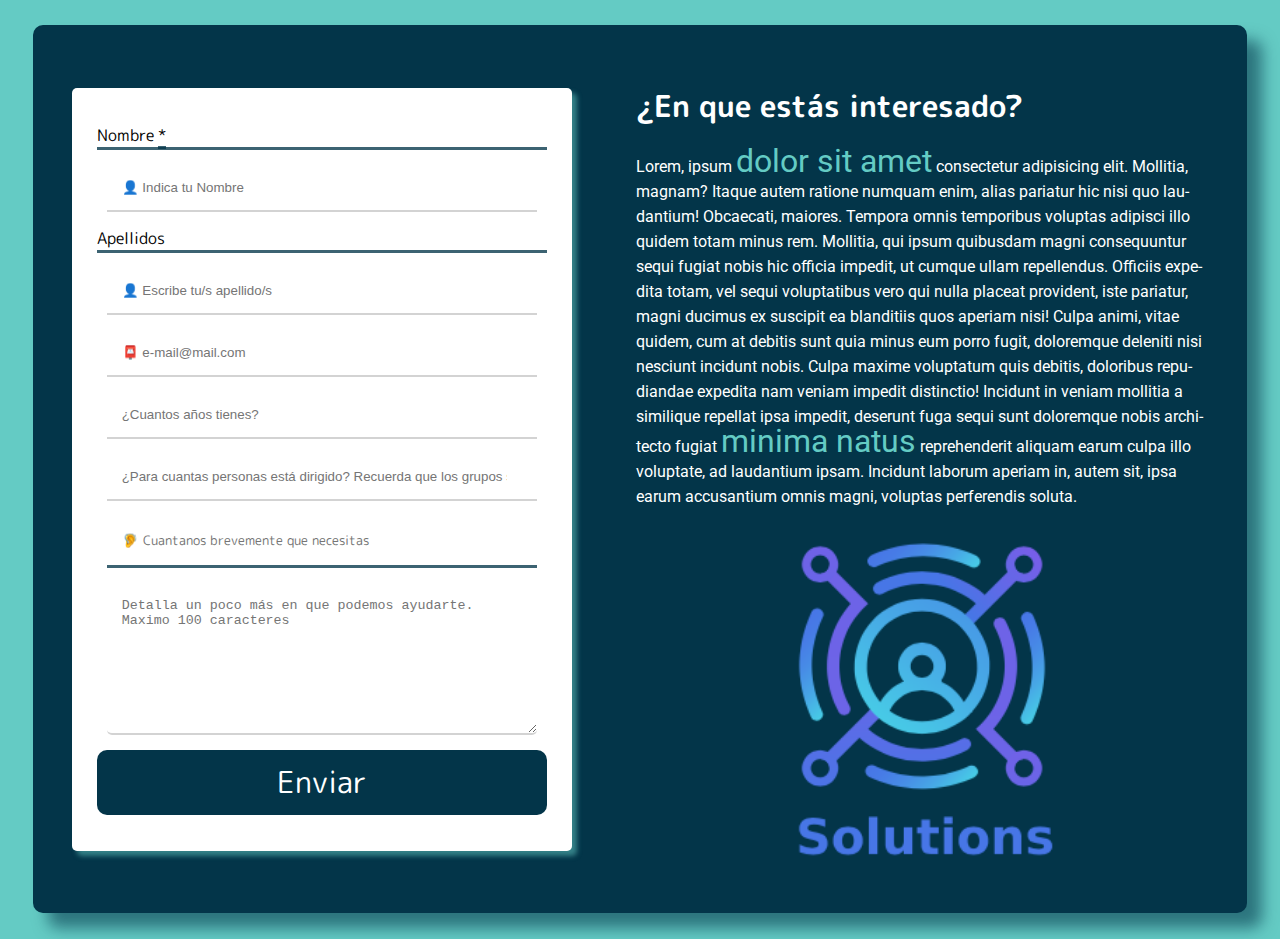
<file: index.html>
<!DOCTYPE html>
<html lang="en">

<head>
    <meta charset="UTF-8">
    <meta name="viewport" content="width=device-width, initial-scale=1.0">
    <title>Formulario</title>
    <link rel="stylesheet" href="style.css">
    <link rel="preconnect" href="https://fonts.googleapis.com">
    <link rel="preconnect" href="https://fonts.gstatic.com" crossorigin>
    <link
        href="https://fonts.googleapis.com/css2?family=M+PLUS+Rounded+1c:wght@700&family=Protest+Riot&family=Roboto:wght@300;400&display=swap"
        rel="stylesheet">
        <link rel="stylesheet" href="https://cdn.jsdelivr.net/npm/bootstrap-icons@1.11.3/font/bootstrap-icons.min.css">
</head>

<body>
    <section class="container">
        <article>
            <form class="formulario" action="recibido.html" method="GET">
                
                <label for="name">Nombre <span class="required">*</span></label>
                <input type="text" id="name" placeholder="👤 Indica tu Nombre" name="name">

                <label for="last-name">Apellidos</label>
                <input type="text" id="last-name" placeholder="👤 Escribe tu/s apellido/s" name="last-name" required>

                <label for="email">E-mail</label>
                <input type="email" id="email" placeholder="📮 e-mail@mail.com" name="email" required>


                <label class="label" for="age">Decena Edad</label>
                <input id="age" type="number" min="18" max="100" placeholder="¿Cuantos años tienes?">

                <label class="label" for="asistentes">Asistentes</label>
                <input id="asistentes" type="number" min="5" max="120" step="5"
                    placeholder="¿Para cuantas personas está dirigido? Recuerda que los grupos son de 5.">

               

                
                    <label class="label" for="subject">Asunto</label>
                    <input type="text" id="subject" placeholder="🦻 Cuantanos brevemente que necesitas" name="subject"
                        required>
                <!-- <label class="" for="text-form">Cuantanos brevemente que necesitas</label> -->
                <textarea name="text-form" id="text-form" cols="20" rows="8" maxlength="150"
                    placeholder="Detalla un poco más en que podemos ayudarte. Maximo 100 caracteres"
                    name="body-form"></textarea>


                <!-- <input type="submit"> -->
                <button>Enviar</button>
            </form>
        </article>
        <article class="right">
            <section class="text-right">
                <h1>¿En que estás interesado?</h1>

                <p>Lorem, ipsum <span class="span">dolor sit amet</span> consectetur adipisicing elit. Mollitia, magnam? Itaque autem
                    ratione numquam enim, alias pariatur hic nisi quo laudantium! Obcaecati, maiores. Tempora omnis
                    temporibus voluptas adipisci illo quidem totam minus rem. Mollitia, qui ipsum quibusdam magni
                    consequuntur sequi fugiat nobis hic officia impedit, ut cumque ullam repellendus. Officiis expedita
                    totam, vel sequi voluptatibus vero qui nulla placeat provident, iste pariatur, magni ducimus ex
                    suscipit ea blanditiis quos aperiam nisi! Culpa animi, vitae quidem, cum at debitis sunt quia minus
                    eum porro fugit, doloremque deleniti nisi nesciunt incidunt nobis. Culpa maxime voluptatum quis
                    debitis, doloribus repudiandae expedita nam veniam impedit distinctio! Incidunt in veniam mollitia a
                    similique repellat ipsa impedit, deserunt fuga sequi sunt doloremque nobis architecto fugiat
                    <span class="span">minima natus</span> reprehenderit aliquam earum culpa illo voluptate, ad laudantium ipsam.
                    Incidunt laborum aperiam in, autem sit, ipsa earum accusantium omnis magni, voluptas perferendis
                    soluta.
                </p>
            </section>
            <img class="logo" src="/images/logo.png" alt="">


        </article>
    </section>
    <!-- action = a donde se Envia -->
    <!-- method = como se recibe -->


</body>

</html>
</file>
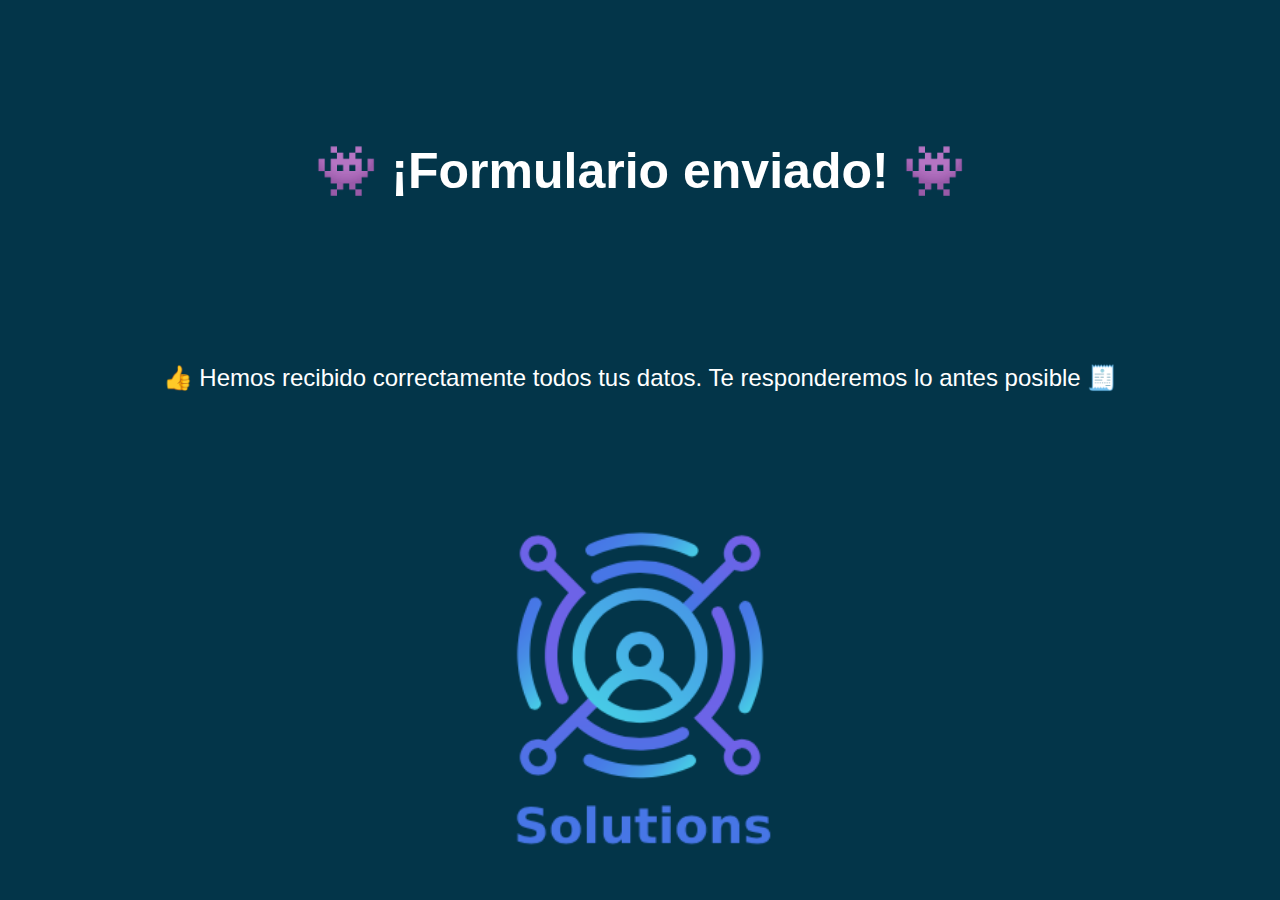
<file: recibido.html>
<!DOCTYPE html>
<html lang="en">

<head>
    <meta charset="UTF-8">
    <meta name="viewport" content="width=device-width, initial-scale=1.0">
    <title>Document</title>
    <link rel="stylesheet" href="style.css">
</head>

<body class="cuerpo">
    <section class="prueba">
        <h2>👾 ¡Formulario enviado! 👾</h2>
        <p class="parrafo">👍 Hemos recibido correctamente todos tus datos. Te responderemos lo antes posible 🧾</p>

        <a href="index.html">
            <!-- <button class="button">Volver al Formulario</button> -->
            <img class="logo" src="/images/logo.png" alt="">

        </a>
    </section>
</body>

</html>
</file>
<file: style.css>
body{
    background-color: #64CBC4;
}
.cuerpo{
    background-color: #033549;
    display: flex;
    flex-direction: column;
    align-items: center;
    justify-content: space-between;
    
    margin-top: 100px;
    
}
.prueba{
    /* background-color: white; */
    display: flex;
    flex-direction: column;
    align-items: center;
    text-align: center;
    gap: 100px;
}

.container{
    display: flex;
    align-items: center;
    justify-content: space-around;
    margin-top: 5vh;
    gap: 5vw;
    padding: 3vw;
    background-color: #033549;
    margin: 2%;
    border-radius: 10px;
    box-shadow: 15px 15px 15px #03354992;
}

.formulario{
    display: flex;
    flex-direction: column;
    gap: 15px;
    background-color: white;
    border-radius: 5px;
    padding-top: 4vh;
    padding-bottom: 4vh;
    align-items: center;
    width: 500px;
    box-shadow: 5px 5px 5px #64cbc482;

    :nth-child(1),:nth-child(3){
        display:inline; 
        width: 90%;
        font-family: 'M PLUS Rounded 1c', sans-serif;
        border-bottom-style:solid;
        border-bottom-width: 3px;
        border-color: white;
        border-bottom-color: #033549c5;
    }
    :nth-child(12){
        display:inline; 
        /* width: 90%; */
        font-family: 'M PLUS Rounded 1c', sans-serif;
        border-bottom-style:solid;
        border-bottom-width: 3px;
        border-color: white;
        border-bottom-color: #033549c5;
    }


}


/* .formulario:nth-child(2,4,6,8,10,12,13){
    align-items: center;

} */
label{
    display: none;
    
}



textarea{
    border-radius: 5px;
    padding: 10px;
    border-color:lightgrey;
}

input, textarea{
    
    border-style: none;
    /* height: 30px; */
    padding: 15px;
    width: 80%;
    border-width: 0 0 2px 0;
    border-color: lightgrey;
    border-style: solid;
}

h1{
    font-family: 'M PLUS Rounded 1c', sans-serif;
    font-size: 30px;
    color: white;
}

h2{
    font-family: 'M PLUS Rounded 1c', sans-serif;
    font-size: 50px;
    color: white;
}

.span{
    color: #64CBC4;
    font-size: xx-large;
}

p{
    hyphens: auto;
    font-family: 'Roboto', sans-serif;
    line-height: 25px;
    color: white;
}

.parrafo{
    font-size: x-large;
}


button{
    width: 90%;
    padding: 2%;
    border-radius: 10px;
    border-style: none;
    background-color: #033549;
    color: white;
    font-family: 'M PLUS Rounded 1c', sans-serif;
    font-size: 30px;


}
.button{
    background-color: #64CBC4;
    
}

.right{
    display: flex;
    flex-direction: column;
    align-items: center;
}
.logo{
    width: 350px;
 
}
</file>
